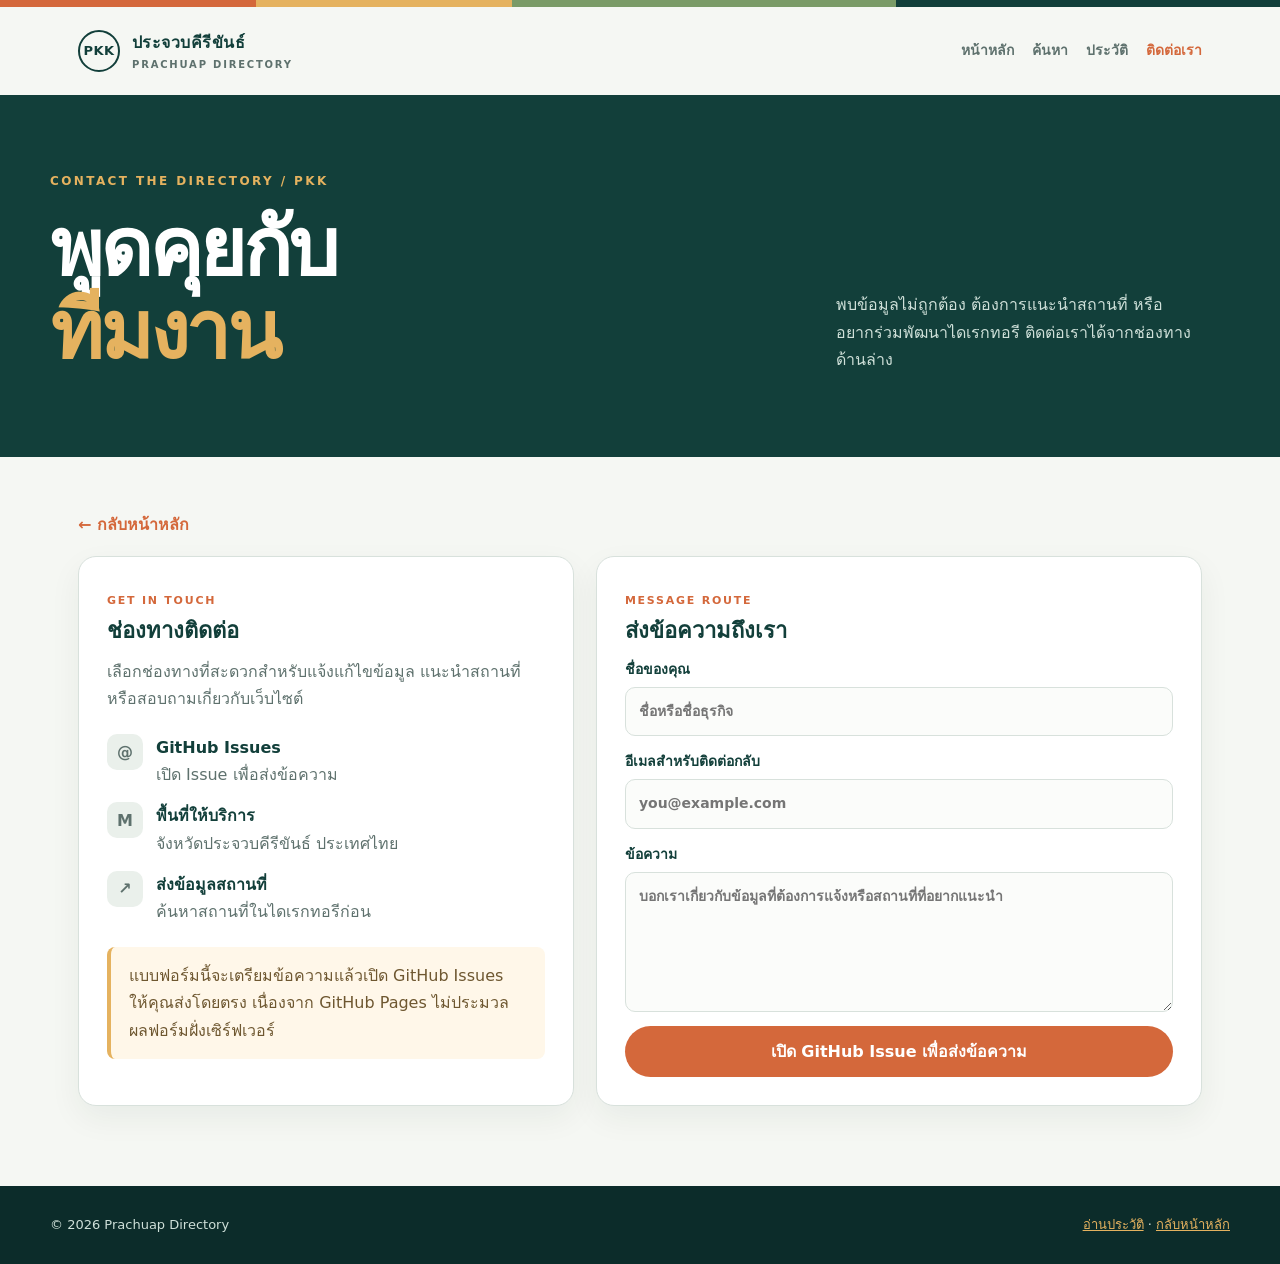
<file: contact/index.html>
<!doctype html><html lang="th"><head><meta charset="utf-8"><meta name="viewport" content="width=device-width,initial-scale=1"><title>ติดต่อเรา | ประจวบคีรีขันธ์ Directory</title><meta name="description" content="ติดต่อทีมงานประจวบคีรีขันธ์ Directory"><style>
:root{--ink:#102b29;--muted:#5e716d;--paper:#f5f7f3;--card:#fff;--accent:#d4683b;--line:#d8e1dc;--deep:#123f3a;--soft:#eaf0eb}
*{box-sizing:border-box}html{scroll-behavior:smooth}body{margin:0;background:var(--paper);color:var(--ink);font-family:system-ui,-apple-system,"Segoe UI",Tahoma,"Noto Sans Thai",sans-serif;line-height:1.7}.site-shell{min-height:100vh}.topline{height:7px;background:linear-gradient(90deg,var(--accent) 0 20%,#e5b25f 20% 40%,#7a9b67 40% 70%,var(--deep) 70%)}.nav{display:flex;align-items:center;justify-content:space-between;gap:24px;max-width:1180px;margin:auto;padding:22px 28px}.brand{display:flex;align-items:center;gap:12px;color:var(--deep);text-decoration:none;font-weight:800;letter-spacing:.03em}.brand-mark{display:grid;place-items:center;width:42px;height:42px;border:2px solid var(--deep);border-radius:50%;font-size:13px}.brand small{display:block;color:var(--muted);font-size:10px;letter-spacing:.18em;font-weight:600}.nav-links{display:flex;gap:18px;flex-wrap:wrap}.nav-links a{color:var(--muted);text-decoration:none;font-size:14px;font-weight:700}.nav-links a:hover,.nav-links a[aria-current=page]{color:var(--accent)}.hero{background:var(--deep);color:#fff;padding:76px 28px 84px}.hero-inner{max-width:1180px;margin:auto;display:grid;grid-template-columns:1.5fr .8fr;gap:48px;align-items:end}.eyebrow{margin:0 0 15px;color:#e5b25f;font-size:12px;letter-spacing:.2em;font-weight:800}.hero h1{max-width:800px;margin:0;font-size:clamp(40px,7vw,80px);line-height:1.04;letter-spacing:-.04em}.hero h1 strong{color:#e5b25f;font-weight:800}.hero-copy{color:#cfe0d9;max-width:360px;margin:0;font-size:16px}.content{max-width:1180px;margin:auto;padding:54px 28px 80px}.grid{display:grid;grid-template-columns:repeat(3,1fr);gap:20px}.card{background:var(--card);border:1px solid var(--line);padding:28px;border-radius:18px;box-shadow:0 12px 32px rgba(16,43,41,.06)}.card h2{margin:0 0 8px;font-size:22px;color:var(--deep)}.card p{margin:0;color:var(--muted)}.card .label{color:var(--accent);font-size:11px;letter-spacing:.16em;font-weight:800}.timeline{display:grid;gap:16px;margin-top:26px}.timeline article{display:grid;grid-template-columns:115px 1fr;gap:20px;padding:20px 0;border-top:1px solid var(--line)}.timeline time{color:var(--accent);font-weight:800;letter-spacing:.08em}.timeline h3{margin:0 0 4px;color:var(--deep)}.timeline p{margin:0;color:var(--muted)}.contact-grid{display:grid;grid-template-columns:.9fr 1.1fr;gap:22px}.contact-list{display:grid;gap:14px;margin-top:22px}.contact-item{display:flex;gap:13px;align-items:flex-start}.contact-icon{display:grid;place-items:center;flex:0 0 36px;height:36px;background:var(--soft);border-radius:10px;color:var(--accent);font-weight:900}.contact-item b{display:block;color:var(--deep)}.contact-item span,.contact-item a{color:var(--muted);text-decoration:none}.contact-item a:hover{color:var(--accent)}form{display:grid;gap:14px}label{display:grid;gap:5px;color:var(--deep);font-weight:700;font-size:14px}input,textarea{width:100%;font:inherit;border:1px solid var(--line);border-radius:10px;padding:12px 13px;background:#fbfcfa;color:var(--ink)}textarea{min-height:140px;resize:vertical}button,.button{display:inline-flex;justify-content:center;align-items:center;border:0;border-radius:999px;background:var(--accent);color:#fff;padding:12px 22px;font:inherit;font-weight:800;text-decoration:none;cursor:pointer}button:hover,.button:hover{background:#b9502d}.notice{padding:15px 18px;background:#fff7e9;border-left:4px solid #e5b25f;color:#6e5730;border-radius:8px;margin-top:22px}.footer{background:#0c2c2a;color:#cfe0d9;padding:28px}.footer-inner{max-width:1180px;margin:auto;display:flex;justify-content:space-between;gap:20px;flex-wrap:wrap;font-size:13px}.footer a{color:#e5b25f}.back{display:inline-block;margin-bottom:18px;color:var(--accent);font-weight:800;text-decoration:none}@media(max-width:760px){.nav{align-items:flex-start;flex-direction:column;padding:18px 20px}.hero{padding:52px 20px 60px}.hero-inner,.contact-grid{grid-template-columns:1fr;gap:24px}.content{padding:38px 20px 58px}.grid{grid-template-columns:1fr}.timeline article{grid-template-columns:1fr;gap:3px}.nav-links{gap:12px}}
</style></head><body><div class="site-shell"><div class="topline"></div><header class="nav"><a class="brand" href="/directory/"><span class="brand-mark">PKK</span><span>ประจวบคีรีขันธ์<small>PRACHUAP DIRECTORY</small></span></a><nav class="nav-links" aria-label="เมนูหลัก"><a href="/directory/">หน้าหลัก</a><a href="/directory/search">ค้นหา</a><a href="/directory/history/">ประวัติ</a><a href="/directory/contact/" aria-current="page">ติดต่อเรา</a></nav></header><section class="hero"><div class="hero-inner"><div><p class="eyebrow">CONTACT THE DIRECTORY / PKK</p><h1>พูดคุยกับ<br><strong>ทีมงาน</strong></h1></div><p class="hero-copy">พบข้อมูลไม่ถูกต้อง ต้องการแนะนำสถานที่ หรืออยากร่วมพัฒนาไดเรกทอรี ติดต่อเราได้จากช่องทางด้านล่าง</p></div></section><main class="content"><a class="back" href="/directory/">← กลับหน้าหลัก</a><div class="contact-grid"><section class="card"><span class="label">GET IN TOUCH</span><h2>ช่องทางติดต่อ</h2><p>เลือกช่องทางที่สะดวกสำหรับแจ้งแก้ไขข้อมูล แนะนำสถานที่ หรือสอบถามเกี่ยวกับเว็บไซต์</p><div class="contact-list"><div class="contact-item"><span class="contact-icon">@</span><div><b>GitHub Issues</b><a href="https://github.com/sixfivesolar-png/directory/issues/new" target="_blank" rel="noreferrer">เปิด Issue เพื่อส่งข้อความ</a></div></div><div class="contact-item"><span class="contact-icon">M</span><div><b>พื้นที่ให้บริการ</b><span>จังหวัดประจวบคีรีขันธ์ ประเทศไทย</span></div></div><div class="contact-item"><span class="contact-icon">↗</span><div><b>ส่งข้อมูลสถานที่</b><a href="/directory/search">ค้นหาสถานที่ในไดเรกทอรีก่อน</a></div></div></div><div class="notice">แบบฟอร์มนี้จะเตรียมข้อความแล้วเปิด GitHub Issues ให้คุณส่งโดยตรง เนื่องจาก GitHub Pages ไม่ประมวลผลฟอร์มฝั่งเซิร์ฟเวอร์</div></section><section class="card"><span class="label">MESSAGE ROUTE</span><h2>ส่งข้อความถึงเรา</h2><form onsubmit="const subject='ติดต่อประจวบคีรีขันธ์ Directory: '+document.getElementById('name').value; const body='ชื่อ: '+document.getElementById('name').value+String.fromCharCode(10)+'อีเมล: '+document.getElementById('email').value+String.fromCharCode(10,10)+document.getElementById('message').value; window.open('https://github.com/sixfivesolar-png/directory/issues/new?title='+encodeURIComponent(subject)+'&body='+encodeURIComponent(body),'_blank','noopener'); return false;"><label for="name">ชื่อของคุณ<input id="name" name="name" autocomplete="name" required placeholder="ชื่อหรือชื่อธุรกิจ"></label><label for="email">อีเมลสำหรับติดต่อกลับ<input id="email" name="email" type="email" autocomplete="email" required placeholder="you@example.com"></label><label for="message">ข้อความ<textarea id="message" name="message" required placeholder="บอกเราเกี่ยวกับข้อมูลที่ต้องการแจ้งหรือสถานที่ที่อยากแนะนำ"></textarea></label><button type="submit">เปิด GitHub Issue เพื่อส่งข้อความ</button></form></section></div></main><footer class="footer"><div class="footer-inner"><span>© 2026 Prachuap Directory</span><span><a href="/directory/history/">อ่านประวัติ</a> · <a href="/directory/">กลับหน้าหลัก</a></span></div></footer></div></body></html>
</file>
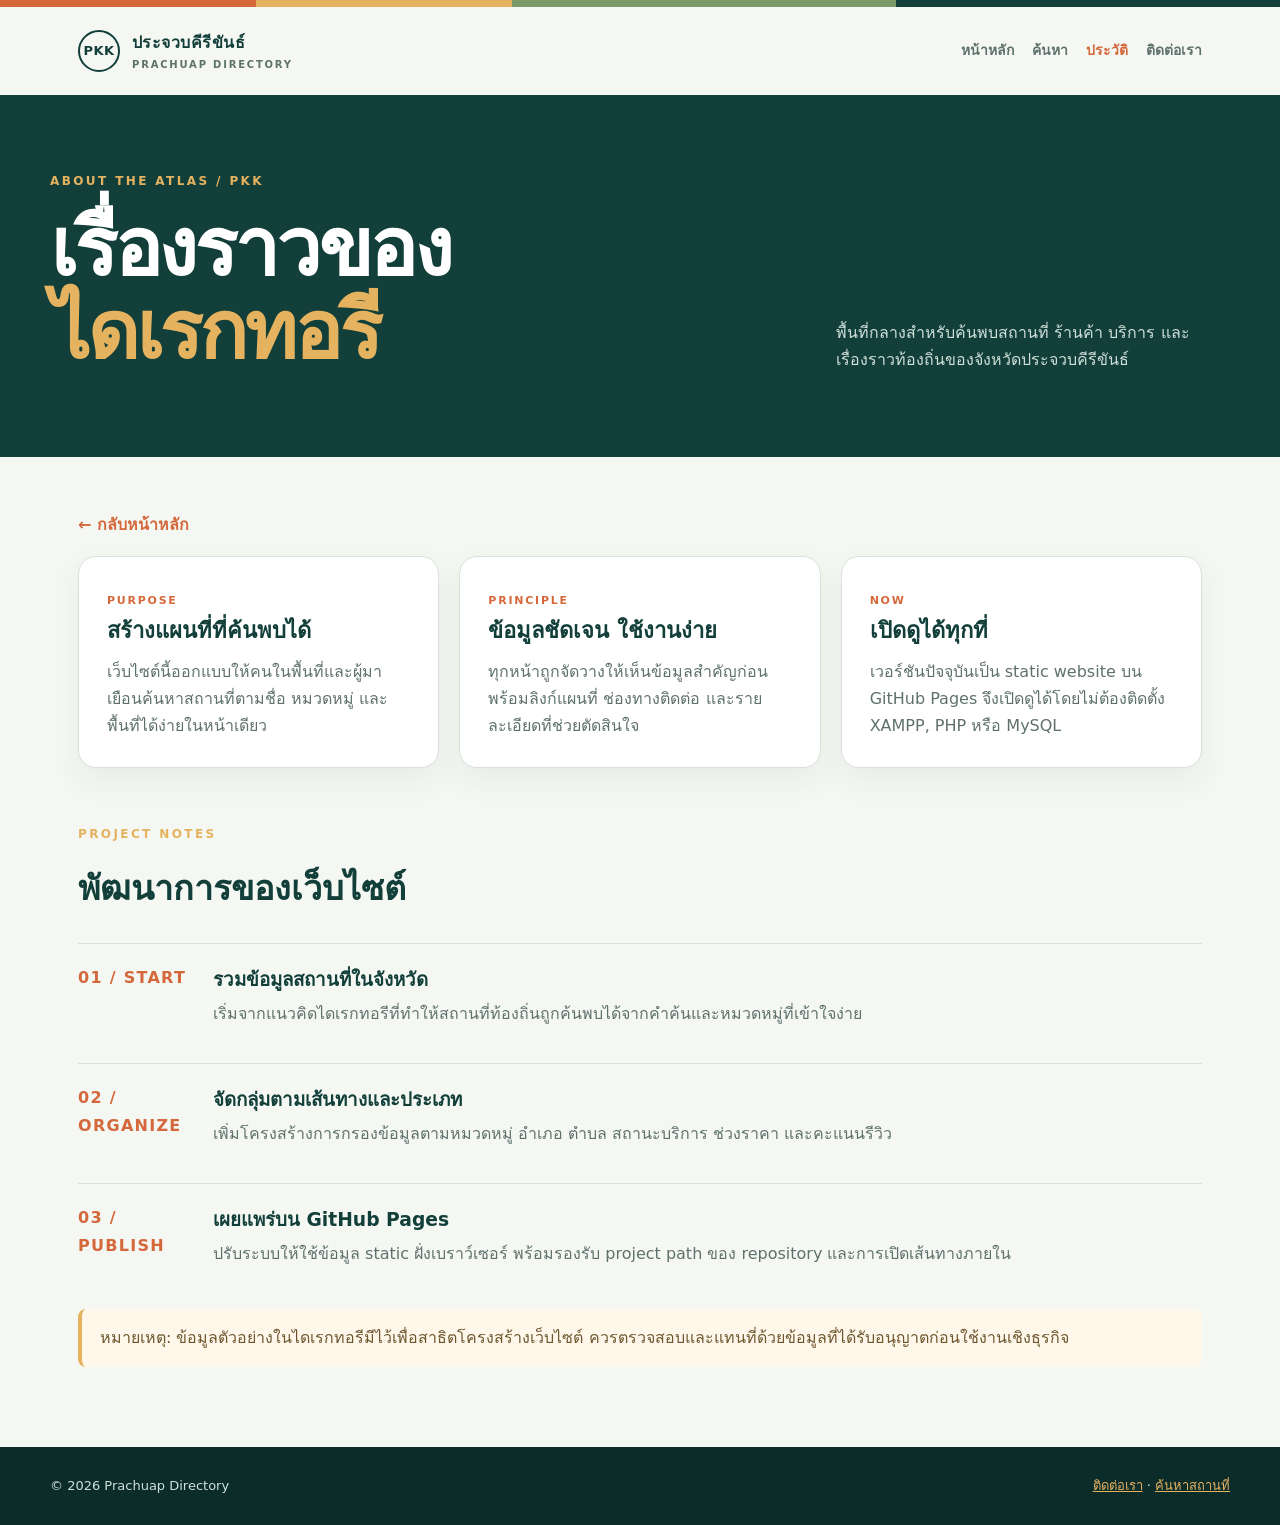
<file: history/index.html>
<!doctype html><html lang="th"><head><meta charset="utf-8"><meta name="viewport" content="width=device-width,initial-scale=1"><title>ประวัติ | ประจวบคีรีขันธ์ Directory</title><meta name="description" content="ประวัติและแนวคิดของประจวบคีรีขันธ์ Directory"><style>
:root{--ink:#102b29;--muted:#5e716d;--paper:#f5f7f3;--card:#fff;--accent:#d4683b;--line:#d8e1dc;--deep:#123f3a;--soft:#eaf0eb}
*{box-sizing:border-box}html{scroll-behavior:smooth}body{margin:0;background:var(--paper);color:var(--ink);font-family:system-ui,-apple-system,"Segoe UI",Tahoma,"Noto Sans Thai",sans-serif;line-height:1.7}.site-shell{min-height:100vh}.topline{height:7px;background:linear-gradient(90deg,var(--accent) 0 20%,#e5b25f 20% 40%,#7a9b67 40% 70%,var(--deep) 70%)}.nav{display:flex;align-items:center;justify-content:space-between;gap:24px;max-width:1180px;margin:auto;padding:22px 28px}.brand{display:flex;align-items:center;gap:12px;color:var(--deep);text-decoration:none;font-weight:800;letter-spacing:.03em}.brand-mark{display:grid;place-items:center;width:42px;height:42px;border:2px solid var(--deep);border-radius:50%;font-size:13px}.brand small{display:block;color:var(--muted);font-size:10px;letter-spacing:.18em;font-weight:600}.nav-links{display:flex;gap:18px;flex-wrap:wrap}.nav-links a{color:var(--muted);text-decoration:none;font-size:14px;font-weight:700}.nav-links a:hover,.nav-links a[aria-current=page]{color:var(--accent)}.hero{background:var(--deep);color:#fff;padding:76px 28px 84px}.hero-inner{max-width:1180px;margin:auto;display:grid;grid-template-columns:1.5fr .8fr;gap:48px;align-items:end}.eyebrow{margin:0 0 15px;color:#e5b25f;font-size:12px;letter-spacing:.2em;font-weight:800}.hero h1{max-width:800px;margin:0;font-size:clamp(40px,7vw,80px);line-height:1.04;letter-spacing:-.04em}.hero h1 strong{color:#e5b25f;font-weight:800}.hero-copy{color:#cfe0d9;max-width:360px;margin:0;font-size:16px}.content{max-width:1180px;margin:auto;padding:54px 28px 80px}.grid{display:grid;grid-template-columns:repeat(3,1fr);gap:20px}.card{background:var(--card);border:1px solid var(--line);padding:28px;border-radius:18px;box-shadow:0 12px 32px rgba(16,43,41,.06)}.card h2{margin:0 0 8px;font-size:22px;color:var(--deep)}.card p{margin:0;color:var(--muted)}.card .label{color:var(--accent);font-size:11px;letter-spacing:.16em;font-weight:800}.timeline{display:grid;gap:16px;margin-top:26px}.timeline article{display:grid;grid-template-columns:115px 1fr;gap:20px;padding:20px 0;border-top:1px solid var(--line)}.timeline time{color:var(--accent);font-weight:800;letter-spacing:.08em}.timeline h3{margin:0 0 4px;color:var(--deep)}.timeline p{margin:0;color:var(--muted)}.contact-grid{display:grid;grid-template-columns:.9fr 1.1fr;gap:22px}.contact-list{display:grid;gap:14px;margin-top:22px}.contact-item{display:flex;gap:13px;align-items:flex-start}.contact-icon{display:grid;place-items:center;flex:0 0 36px;height:36px;background:var(--soft);border-radius:10px;color:var(--accent);font-weight:900}.contact-item b{display:block;color:var(--deep)}.contact-item span,.contact-item a{color:var(--muted);text-decoration:none}.contact-item a:hover{color:var(--accent)}form{display:grid;gap:14px}label{display:grid;gap:5px;color:var(--deep);font-weight:700;font-size:14px}input,textarea{width:100%;font:inherit;border:1px solid var(--line);border-radius:10px;padding:12px 13px;background:#fbfcfa;color:var(--ink)}textarea{min-height:140px;resize:vertical}button,.button{display:inline-flex;justify-content:center;align-items:center;border:0;border-radius:999px;background:var(--accent);color:#fff;padding:12px 22px;font:inherit;font-weight:800;text-decoration:none;cursor:pointer}button:hover,.button:hover{background:#b9502d}.notice{padding:15px 18px;background:#fff7e9;border-left:4px solid #e5b25f;color:#6e5730;border-radius:8px;margin-top:22px}.footer{background:#0c2c2a;color:#cfe0d9;padding:28px}.footer-inner{max-width:1180px;margin:auto;display:flex;justify-content:space-between;gap:20px;flex-wrap:wrap;font-size:13px}.footer a{color:#e5b25f}.back{display:inline-block;margin-bottom:18px;color:var(--accent);font-weight:800;text-decoration:none}@media(max-width:760px){.nav{align-items:flex-start;flex-direction:column;padding:18px 20px}.hero{padding:52px 20px 60px}.hero-inner,.contact-grid{grid-template-columns:1fr;gap:24px}.content{padding:38px 20px 58px}.grid{grid-template-columns:1fr}.timeline article{grid-template-columns:1fr;gap:3px}.nav-links{gap:12px}}
</style></head><body><div class="site-shell"><div class="topline"></div><header class="nav"><a class="brand" href="/directory/"><span class="brand-mark">PKK</span><span>ประจวบคีรีขันธ์<small>PRACHUAP DIRECTORY</small></span></a><nav class="nav-links" aria-label="เมนูหลัก"><a href="/directory/">หน้าหลัก</a><a href="/directory/search">ค้นหา</a><a href="/directory/history/" aria-current="page">ประวัติ</a><a href="/directory/contact/">ติดต่อเรา</a></nav></header><section class="hero"><div class="hero-inner"><div><p class="eyebrow">ABOUT THE ATLAS / PKK</p><h1>เรื่องราวของ<br><strong>ไดเรกทอรี</strong></h1></div><p class="hero-copy">พื้นที่กลางสำหรับค้นพบสถานที่ ร้านค้า บริการ และเรื่องราวท้องถิ่นของจังหวัดประจวบคีรีขันธ์</p></div></section><main class="content"><a class="back" href="/directory/">← กลับหน้าหลัก</a><div class="grid"><article class="card"><span class="label">PURPOSE</span><h2>สร้างแผนที่ที่ค้นพบได้</h2><p>เว็บไซต์นี้ออกแบบให้คนในพื้นที่และผู้มาเยือนค้นหาสถานที่ตามชื่อ หมวดหมู่ และพื้นที่ได้ง่ายในหน้าเดียว</p></article><article class="card"><span class="label">PRINCIPLE</span><h2>ข้อมูลชัดเจน ใช้งานง่าย</h2><p>ทุกหน้าถูกจัดวางให้เห็นข้อมูลสำคัญก่อน พร้อมลิงก์แผนที่ ช่องทางติดต่อ และรายละเอียดที่ช่วยตัดสินใจ</p></article><article class="card"><span class="label">NOW</span><h2>เปิดดูได้ทุกที่</h2><p>เวอร์ชันปัจจุบันเป็น static website บน GitHub Pages จึงเปิดดูได้โดยไม่ต้องติดตั้ง XAMPP, PHP หรือ MySQL</p></article></div><section style="margin-top:56px"><p class="eyebrow">PROJECT NOTES</p><h2 style="font-size:34px;color:var(--deep);margin:0">พัฒนาการของเว็บไซต์</h2><div class="timeline"><article><time>01 / START</time><div><h3>รวมข้อมูลสถานที่ในจังหวัด</h3><p>เริ่มจากแนวคิดไดเรกทอรีที่ทำให้สถานที่ท้องถิ่นถูกค้นพบได้จากคำค้นและหมวดหมู่ที่เข้าใจง่าย</p></div></article><article><time>02 / ORGANIZE</time><div><h3>จัดกลุ่มตามเส้นทางและประเภท</h3><p>เพิ่มโครงสร้างการกรองข้อมูลตามหมวดหมู่ อำเภอ ตำบล สถานะบริการ ช่วงราคา และคะแนนรีวิว</p></div></article><article><time>03 / PUBLISH</time><div><h3>เผยแพร่บน GitHub Pages</h3><p>ปรับระบบให้ใช้ข้อมูล static ฝั่งเบราว์เซอร์ พร้อมรองรับ project path ของ repository และการเปิดเส้นทางภายใน</p></div></article></div></section><div class="notice">หมายเหตุ: ข้อมูลตัวอย่างในไดเรกทอรีมีไว้เพื่อสาธิตโครงสร้างเว็บไซต์ ควรตรวจสอบและแทนที่ด้วยข้อมูลที่ได้รับอนุญาตก่อนใช้งานเชิงธุรกิจ</div></main><footer class="footer"><div class="footer-inner"><span>© 2026 Prachuap Directory</span><span><a href="/directory/contact/">ติดต่อเรา</a> · <a href="/directory/search">ค้นหาสถานที่</a></span></div></footer></div></body></html>
</file>
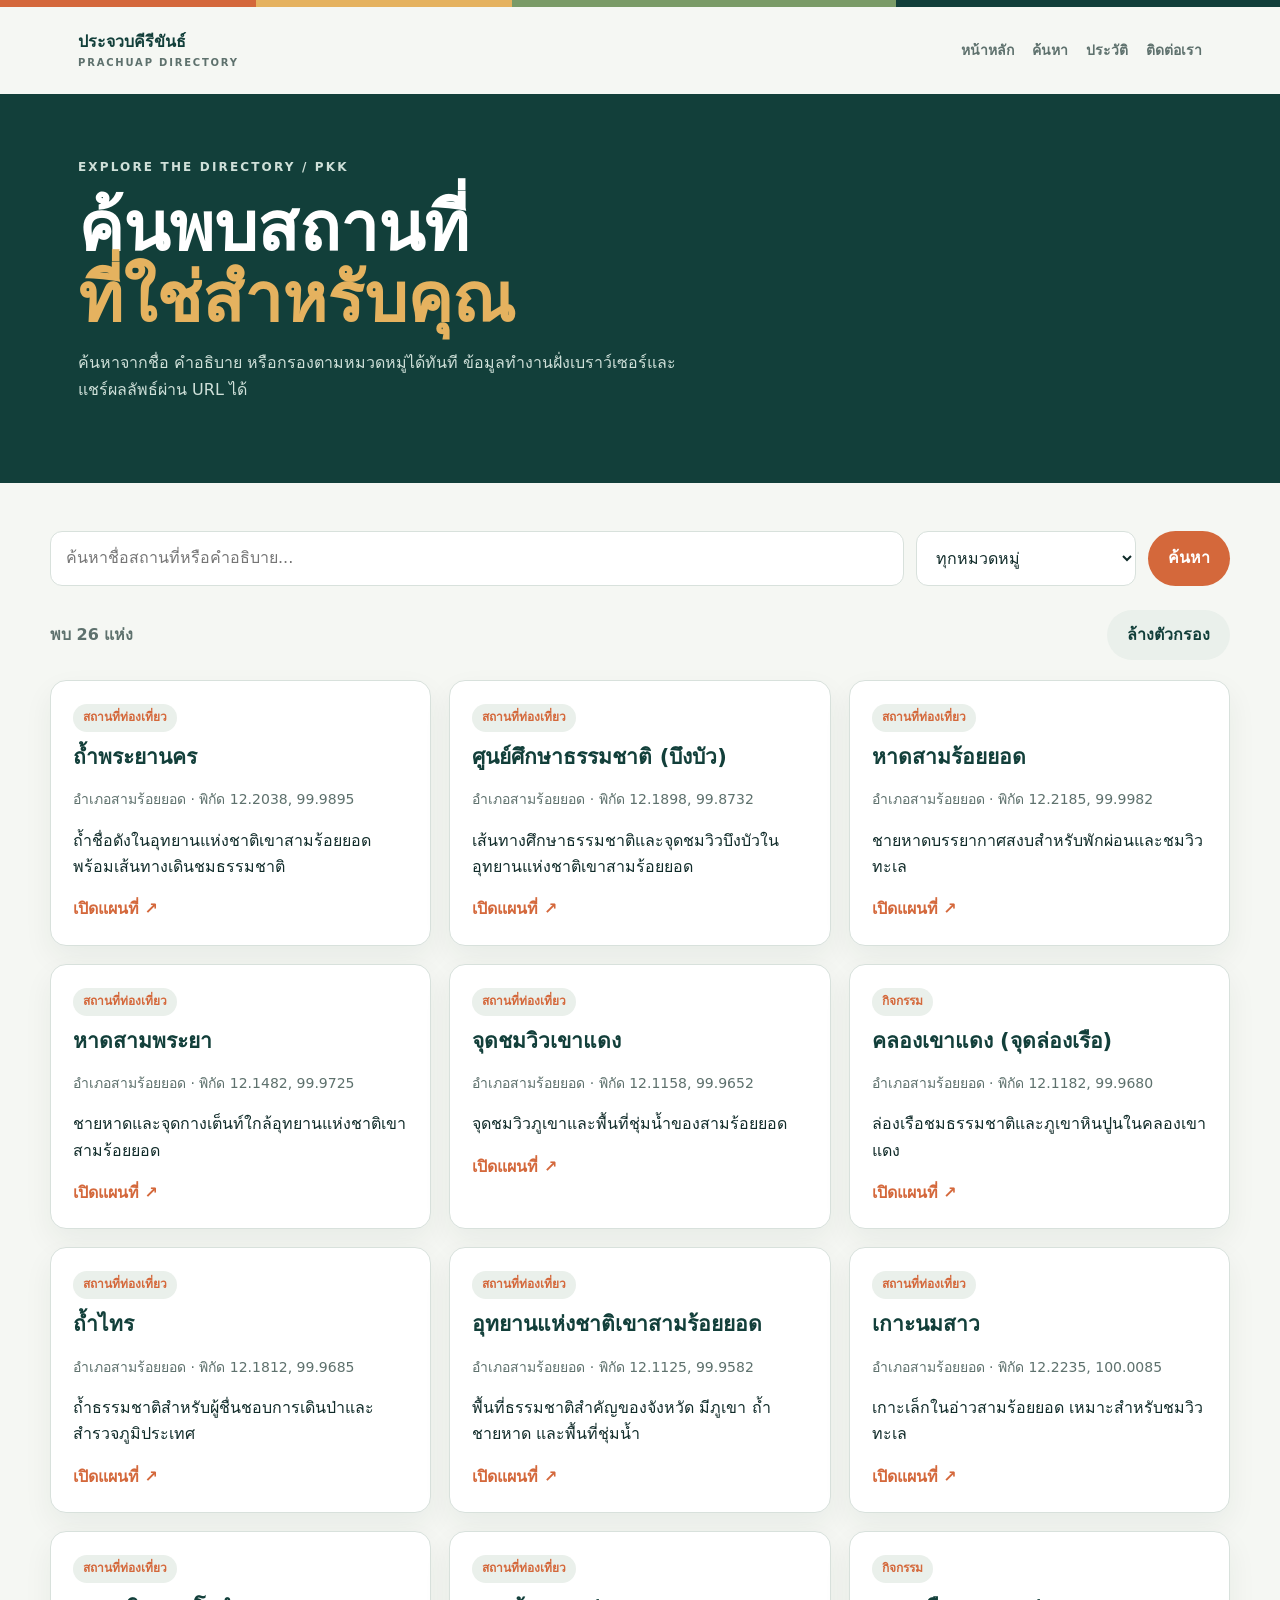
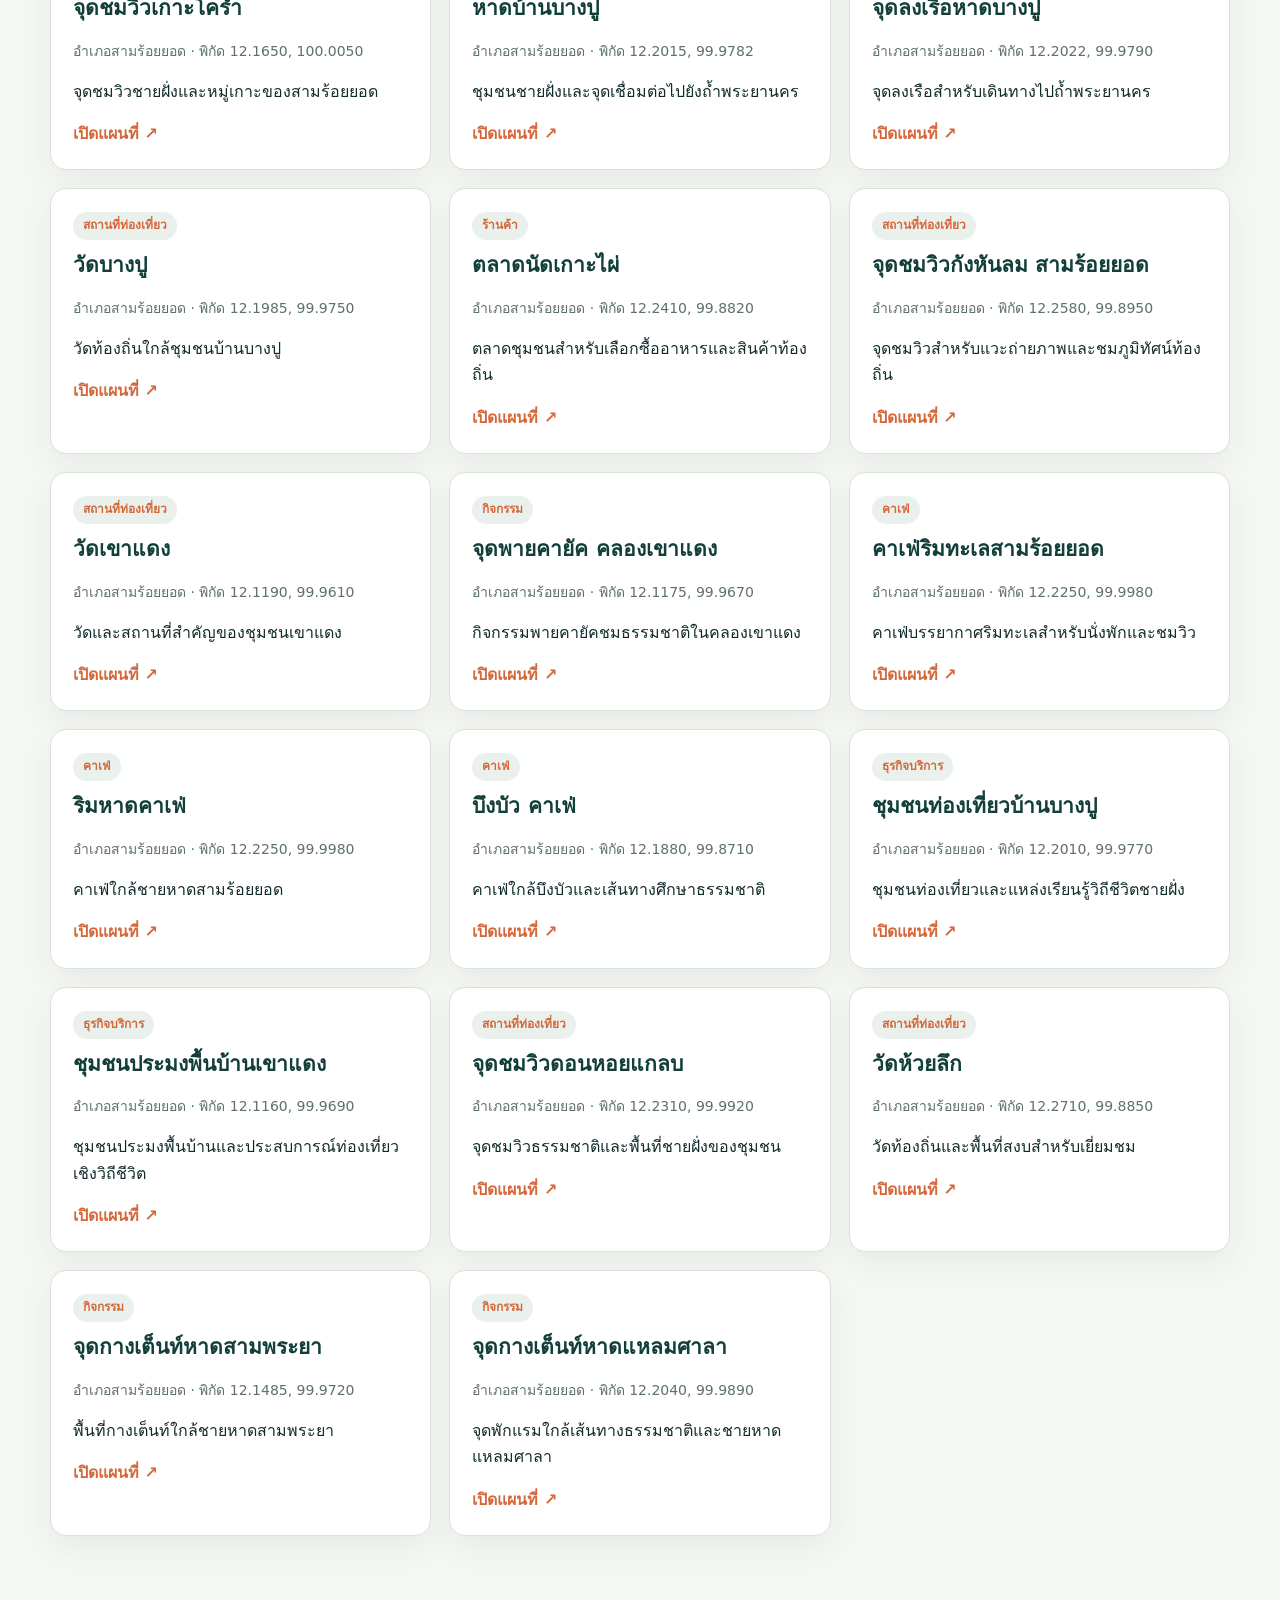
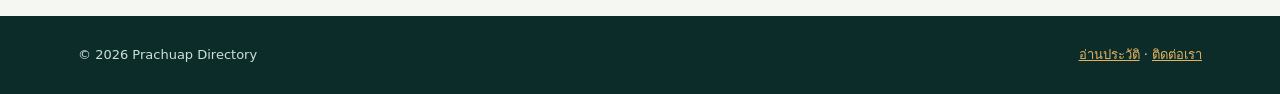
<file: search/index.html>
<!doctype html><html lang="th"><head><meta charset="utf-8"><meta name="viewport" content="width=device-width,initial-scale=1"><title>ค้นหาสถานที่ | ประจวบคีรีขันธ์ Directory</title><meta name="description" content="ค้นหาและกรองสถานที่ในจังหวัดประจวบคีรีขันธ์"><style>*{box-sizing:border-box}body{margin:0;background:#f5f7f3;color:#102b29;font-family:system-ui,-apple-system,"Segoe UI",Tahoma,"Noto Sans Thai",sans-serif;line-height:1.65}.top{height:7px;background:linear-gradient(90deg,#d4683b 0 20%,#e5b25f 20% 40%,#7a9b67 40% 70%,#123f3a 70%)}.wrap{max-width:1180px;margin:auto;padding:0 28px}.nav{display:flex;justify-content:space-between;align-items:center;gap:24px;padding:22px 0}.brand{font-weight:800;color:#123f3a;text-decoration:none}.brand small{display:block;color:#5e716d;font-size:10px;letter-spacing:.18em}.links{display:flex;gap:18px;flex-wrap:wrap}.links a{color:#5e716d;text-decoration:none;font-weight:700;font-size:14px}.links a:hover{color:#d4683b}.hero{background:#123f3a;color:white;padding:64px 0}.eyebrow{color:#e5b25f;font-size:12px;font-weight:800;letter-spacing:.18em;margin:0 0 14px}.hero h1{font-size:clamp(38px,6vw,68px);line-height:1.05;margin:0}.hero p{color:#cfe0d9;max-width:620px}.content{padding:48px 0 80px}.searchbar{display:grid;grid-template-columns:1fr 220px auto;gap:12px;margin-bottom:24px}.searchbar input,.searchbar select{border:1px solid #d8e1dc;border-radius:12px;padding:13px 15px;font:inherit;background:#fff;color:#102b29}.button{border:0;border-radius:999px;padding:12px 20px;background:#d4683b;color:#fff;font:inherit;font-weight:800;cursor:pointer}.button.secondary{background:#eaf0eb;color:#123f3a}.summary{display:flex;justify-content:space-between;gap:16px;align-items:center;margin:0 0 20px;color:#5e716d}.grid{display:grid;grid-template-columns:repeat(3,1fr);gap:18px}.card{background:#fff;border:1px solid #d8e1dc;border-radius:16px;padding:22px;box-shadow:0 12px 30px rgba(16,43,41,.06)}.card h2{font-size:21px;color:#123f3a;margin:8px 0}.tag{display:inline-block;background:#eaf0eb;color:#d4683b;border-radius:999px;padding:4px 10px;font-size:12px;font-weight:800}.meta{color:#5e716d;font-size:14px}.actions{display:flex;gap:9px;flex-wrap:wrap;margin-top:16px}.actions a{color:#d4683b;text-decoration:none;font-weight:800}.empty{padding:34px;background:#fff;border:1px dashed #b7c8bf;border-radius:16px;text-align:center;color:#5e716d}.footer{background:#0c2c2a;color:#cfe0d9;padding:28px 0}.footer a{color:#e5b25f}.footerrow{display:flex;justify-content:space-between;gap:16px;flex-wrap:wrap;font-size:13px}@media(max-width:780px){.wrap{padding:0 20px}.nav{align-items:flex-start;flex-direction:column}.searchbar{grid-template-columns:1fr}.grid{grid-template-columns:1fr 1fr}}@media(max-width:520px){.grid{grid-template-columns:1fr}}</style></head><body><div class="top"></div><div class="wrap"><header class="nav"><a class="brand" href="/directory/">ประจวบคีรีขันธ์<small>PRACHUAP DIRECTORY</small></a><nav class="links"><a href="/directory/">หน้าหลัก</a><a href="/directory/search/" aria-current="page">ค้นหา</a><a href="/directory/history/">ประวัติ</a><a href="/directory/contact/">ติดต่อเรา</a></nav></header></div><section class="hero"><div class="wrap"><p class="eyebrow">EXPLORE THE DIRECTORY / PKK</p><h1>ค้นพบสถานที่<br><span style="color:#e5b25f">ที่ใช่สำหรับคุณ</span></h1><p>ค้นหาจากชื่อ คำอธิบาย หรือกรองตามหมวดหมู่ได้ทันที ข้อมูลทำงานฝั่งเบราว์เซอร์และแชร์ผลลัพธ์ผ่าน URL ได้</p></div></section><main class="wrap content"><form class="searchbar" id="searchForm"><input id="q" type="search" placeholder="ค้นหาชื่อสถานที่หรือคำอธิบาย..." autocomplete="off"><select id="category"><option value="ทั้งหมด">ทุกหมวดหมู่</option><option>สถานที่ท่องเที่ยว</option><option>คาเฟ่</option><option>ร้านค้า</option><option>ธุรกิจบริการ</option><option>กิจกรรม</option></select><button class="button" type="submit">ค้นหา</button></form><div class="summary"><strong id="resultText">กำลังโหลดข้อมูล...</strong><button class="button secondary" id="clearBtn" type="button">ล้างตัวกรอง</button></div><section class="grid" id="results" aria-live="polite"></section></main><footer class="footer"><div class="wrap footerrow"><span>© 2026 Prachuap Directory</span><span><a href="/directory/history/">อ่านประวัติ</a> · <a href="/directory/contact/">ติดต่อเรา</a></span></div></footer><script>const PLACES=[{"name": "ถ้ำพระยานคร", "category": "สถานที่ท่องเที่ยว", "district": "สามร้อยยอด", "desc": "ถ้ำชื่อดังในอุทยานแห่งชาติเขาสามร้อยยอด พร้อมเส้นทางเดินชมธรรมชาติ", "lat": "12.2038", "lng": "99.9895"}, {"name": "ศูนย์ศึกษาธรรมชาติ (บึงบัว)", "category": "สถานที่ท่องเที่ยว", "district": "สามร้อยยอด", "desc": "เส้นทางศึกษาธรรมชาติและจุดชมวิวบึงบัวในอุทยานแห่งชาติเขาสามร้อยยอด", "lat": "12.1898", "lng": "99.8732"}, {"name": "หาดสามร้อยยอด", "category": "สถานที่ท่องเที่ยว", "district": "สามร้อยยอด", "desc": "ชายหาดบรรยากาศสงบสำหรับพักผ่อนและชมวิวทะเล", "lat": "12.2185", "lng": "99.9982"}, {"name": "หาดสามพระยา", "category": "สถานที่ท่องเที่ยว", "district": "สามร้อยยอด", "desc": "ชายหาดและจุดกางเต็นท์ใกล้อุทยานแห่งชาติเขาสามร้อยยอด", "lat": "12.1482", "lng": "99.9725"}, {"name": "จุดชมวิวเขาแดง", "category": "สถานที่ท่องเที่ยว", "district": "สามร้อยยอด", "desc": "จุดชมวิวภูเขาและพื้นที่ชุ่มน้ำของสามร้อยยอด", "lat": "12.1158", "lng": "99.9652"}, {"name": "คลองเขาแดง (จุดล่องเรือ)", "category": "กิจกรรม", "district": "สามร้อยยอด", "desc": "ล่องเรือชมธรรมชาติและภูเขาหินปูนในคลองเขาแดง", "lat": "12.1182", "lng": "99.9680"}, {"name": "ถ้ำไทร", "category": "สถานที่ท่องเที่ยว", "district": "สามร้อยยอด", "desc": "ถ้ำธรรมชาติสำหรับผู้ชื่นชอบการเดินป่าและสำรวจภูมิประเทศ", "lat": "12.1812", "lng": "99.9685"}, {"name": "อุทยานแห่งชาติเขาสามร้อยยอด", "category": "สถานที่ท่องเที่ยว", "district": "สามร้อยยอด", "desc": "พื้นที่ธรรมชาติสำคัญของจังหวัด มีภูเขา ถ้ำ ชายหาด และพื้นที่ชุ่มน้ำ", "lat": "12.1125", "lng": "99.9582"}, {"name": "เกาะนมสาว", "category": "สถานที่ท่องเที่ยว", "district": "สามร้อยยอด", "desc": "เกาะเล็กในอ่าวสามร้อยยอด เหมาะสำหรับชมวิวทะเล", "lat": "12.2235", "lng": "100.0085"}, {"name": "จุดชมวิวเกาะโครำ", "category": "สถานที่ท่องเที่ยว", "district": "สามร้อยยอด", "desc": "จุดชมวิวชายฝั่งและหมู่เกาะของสามร้อยยอด", "lat": "12.1650", "lng": "100.0050"}, {"name": "หาดบ้านบางปู", "category": "สถานที่ท่องเที่ยว", "district": "สามร้อยยอด", "desc": "ชุมชนชายฝั่งและจุดเชื่อมต่อไปยังถ้ำพระยานคร", "lat": "12.2015", "lng": "99.9782"}, {"name": "จุดลงเรือหาดบางปู", "category": "กิจกรรม", "district": "สามร้อยยอด", "desc": "จุดลงเรือสำหรับเดินทางไปถ้ำพระยานคร", "lat": "12.2022", "lng": "99.9790"}, {"name": "วัดบางปู", "category": "สถานที่ท่องเที่ยว", "district": "สามร้อยยอด", "desc": "วัดท้องถิ่นใกล้ชุมชนบ้านบางปู", "lat": "12.1985", "lng": "99.9750"}, {"name": "ตลาดนัดเกาะไผ่", "category": "ร้านค้า", "district": "สามร้อยยอด", "desc": "ตลาดชุมชนสำหรับเลือกซื้ออาหารและสินค้าท้องถิ่น", "lat": "12.2410", "lng": "99.8820"}, {"name": "จุดชมวิวกังหันลม สามร้อยยอด", "category": "สถานที่ท่องเที่ยว", "district": "สามร้อยยอด", "desc": "จุดชมวิวสำหรับแวะถ่ายภาพและชมภูมิทัศน์ท้องถิ่น", "lat": "12.2580", "lng": "99.8950"}, {"name": "วัดเขาแดง", "category": "สถานที่ท่องเที่ยว", "district": "สามร้อยยอด", "desc": "วัดและสถานที่สำคัญของชุมชนเขาแดง", "lat": "12.1190", "lng": "99.9610"}, {"name": "จุดพายคายัค คลองเขาแดง", "category": "กิจกรรม", "district": "สามร้อยยอด", "desc": "กิจกรรมพายคายัคชมธรรมชาติในคลองเขาแดง", "lat": "12.1175", "lng": "99.9670"}, {"name": "คาเฟ่ริมทะเลสามร้อยยอด", "category": "คาเฟ่", "district": "สามร้อยยอด", "desc": "คาเฟ่บรรยากาศริมทะเลสำหรับนั่งพักและชมวิว", "lat": "12.2250", "lng": "99.9980"}, {"name": "ริมหาดคาเฟ่", "category": "คาเฟ่", "district": "สามร้อยยอด", "desc": "คาเฟ่ใกล้ชายหาดสามร้อยยอด", "lat": "12.2250", "lng": "99.9980"}, {"name": "บึงบัว คาเฟ่", "category": "คาเฟ่", "district": "สามร้อยยอด", "desc": "คาเฟ่ใกล้บึงบัวและเส้นทางศึกษาธรรมชาติ", "lat": "12.1880", "lng": "99.8710"}, {"name": "ชุมชนท่องเที่ยวบ้านบางปู", "category": "ธุรกิจบริการ", "district": "สามร้อยยอด", "desc": "ชุมชนท่องเที่ยวและแหล่งเรียนรู้วิถีชีวิตชายฝั่ง", "lat": "12.2010", "lng": "99.9770"}, {"name": "ชุมชนประมงพื้นบ้านเขาแดง", "category": "ธุรกิจบริการ", "district": "สามร้อยยอด", "desc": "ชุมชนประมงพื้นบ้านและประสบการณ์ท่องเที่ยวเชิงวิถีชีวิต", "lat": "12.1160", "lng": "99.9690"}, {"name": "จุดชมวิวดอนหอยแกลบ", "category": "สถานที่ท่องเที่ยว", "district": "สามร้อยยอด", "desc": "จุดชมวิวธรรมชาติและพื้นที่ชายฝั่งของชุมชน", "lat": "12.2310", "lng": "99.9920"}, {"name": "วัดห้วยลึก", "category": "สถานที่ท่องเที่ยว", "district": "สามร้อยยอด", "desc": "วัดท้องถิ่นและพื้นที่สงบสำหรับเยี่ยมชม", "lat": "12.2710", "lng": "99.8850"}, {"name": "จุดกางเต็นท์หาดสามพระยา", "category": "กิจกรรม", "district": "สามร้อยยอด", "desc": "พื้นที่กางเต็นท์ใกล้ชายหาดสามพระยา", "lat": "12.1485", "lng": "99.9720"}, {"name": "จุดกางเต็นท์หาดแหลมศาลา", "category": "กิจกรรม", "district": "สามร้อยยอด", "desc": "จุดพักแรมใกล้เส้นทางธรรมชาติและชายหาดแหลมศาลา", "lat": "12.2040", "lng": "99.9890"}];const params=new URLSearchParams(location.search);const q=document.getElementById('q'),category=document.getElementById('category'),results=document.getElementById('results'),resultText=document.getElementById('resultText');q.value=params.get('q')||'';category.value=params.get('category')||'ทั้งหมด';if(![...category.options].some(o=>o.value===category.value))category.value='ทั้งหมด';function esc(v){return String(v).replace(/[&<>&"']/g,m=>({'&':'&amp;','<':'&lt;','>':'&gt;','"':'&quot;',"'":'&#39;'}[m]))}function render(){const term=q.value.trim().toLocaleLowerCase('th');const cat=category.value;const found=PLACES.filter(p=>(!term||[p.name,p.category,p.district,p.desc].join(' ').toLocaleLowerCase('th').includes(term))&&(cat==='ทั้งหมด'||p.category===cat));resultText.textContent=`พบ ${found.length} แห่ง${term?` จากคำค้น “${esc(q.value)}”`:''}${cat!=='ทั้งหมด'?` ในหมวด ${cat}`:''}`;results.innerHTML=found.length?found.map(p=>`<article class="card"><span class="tag">${esc(p.category)}</span><h2>${esc(p.name)}</h2><p class="meta">อำเภอ${esc(p.district)} · พิกัด ${esc(p.lat)}, ${esc(p.lng)}</p><p>${esc(p.desc)}</p><div class="actions"><a target="_blank" rel="noreferrer" href="https://www.google.com/maps/search/?api=1&query=${p.lat},${p.lng}">เปิดแผนที่ ↗</a></div></article>`).join(''):'<div class="empty"><strong>ไม่พบสถานที่ที่ตรงกับตัวกรอง</strong><br>ลองใช้คำค้นอื่น หรือกด “ล้างตัวกรอง” เพื่อดูทั้งหมด</div>';const next=new URLSearchParams();if(q.value.trim())next.set('q',q.value.trim());if(cat!=='ทั้งหมด')next.set('category',cat);const target=next.toString()?`/directory/search/?${next.toString()}`:'/directory/search/';history.replaceState(null,'',target)}document.getElementById('searchForm').addEventListener('submit',e=>{e.preventDefault();render()});document.getElementById('clearBtn').addEventListener('click',()=>{q.value='';category.value='ทั้งหมด';render();q.focus()});render();</script></body></html>
</file>
